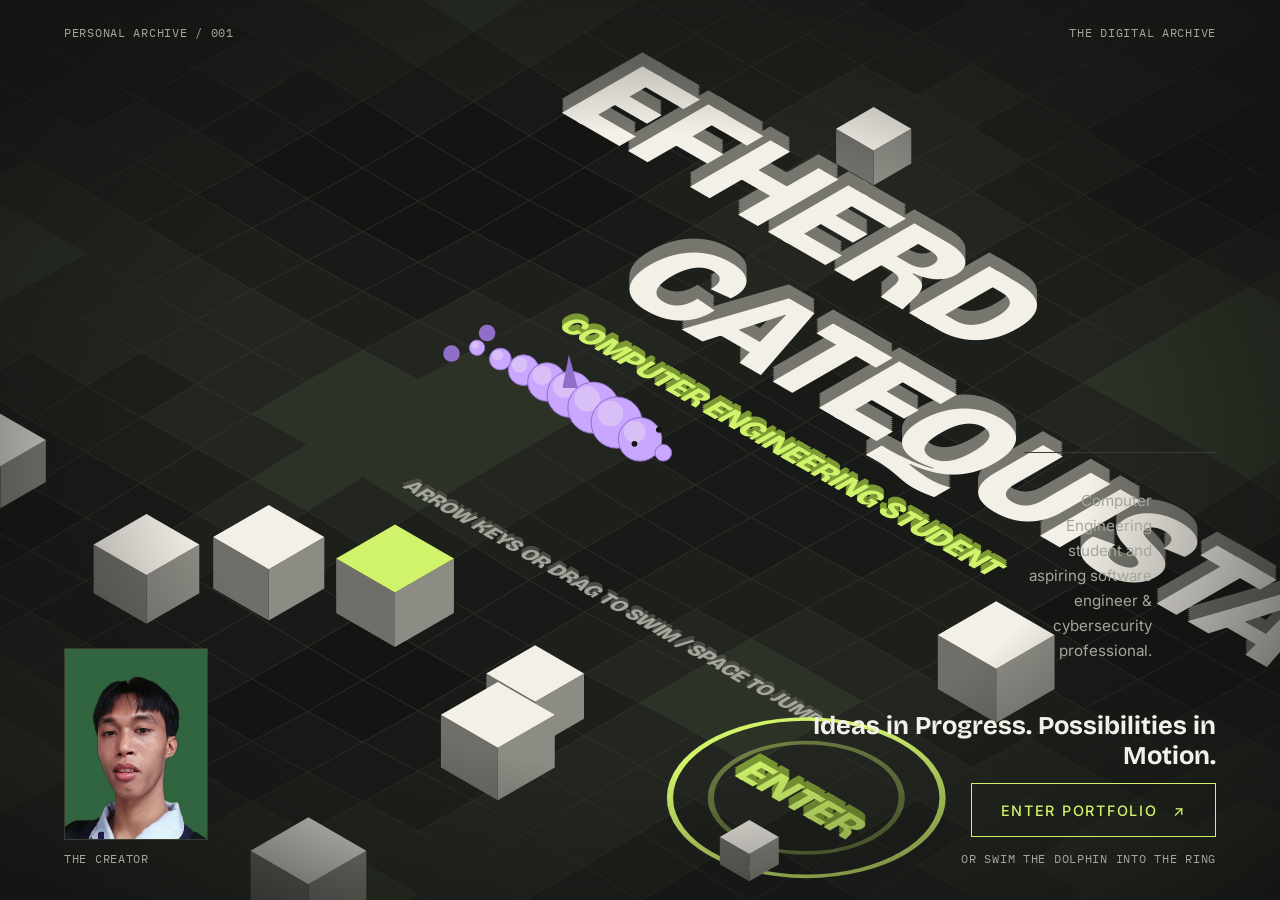
<file: index.html>
<!DOCTYPE html>
<html lang="en">
<head>
<meta charset="utf-8">
<meta name="viewport" content="width=device-width, initial-scale=1">
<title>EFHERD — The Digital Portfolio</title>
<meta name="description" content="Portfolio of a Computer Engineering student exploring software development, application design, and cybersecurity.">
<link rel="preconnect" href="https://fonts.googleapis.com">
<link rel="preconnect" href="https://fonts.gstatic.com" crossorigin>
<link href="https://fonts.googleapis.com/css2?family=Bricolage+Grotesque:opsz,wght@12..96,400;12..96,700;12..96,800&family=IBM+Plex+Mono:wght@400&family=Inter:wght@400;500&display=swap" rel="stylesheet">
<link rel="stylesheet" href="style.css">
</head>
<body class="entrance">
<a class="skip" href="#main">Skip to content</a>
<main id="main" class="world">
  <canvas id="world" aria-hidden="true"></canvas>
  <h1 class="sr">EFHERD — Computer Engineering student</h1>
  <div class="hud hud--top mono e"><span>PERSONAL ARCHIVE / 001</span><span>THE DIGITAL ARCHIVE</span></div>
  <figure class="hud hud--fig e" style="--d:.4s"><div id="profile-fig"></div><figcaption class="mono">THE CREATOR</figcaption></figure>
  <div class="hud hud--cta e" style="--d:.8s">
    <p class="role">Computer Engineering student and aspiring software engineer &amp; cybersecurity professional.</p>
    <p class="quote">Ideas in Progress. Possibilities in Motion.</p>
    <a class="enter" href="portfolio.html" data-transition>ENTER PORTFOLIO <i aria-hidden="true">↗</i></a>
    <p class="mono">OR SWIM THE DOLPHIN INTO THE RING</p>
  </div>
</main>
<div class="veil" aria-hidden="true"></div>
<script src="script.js"></script>
<script src="world.js"></script>
</body>
</html>
</file>
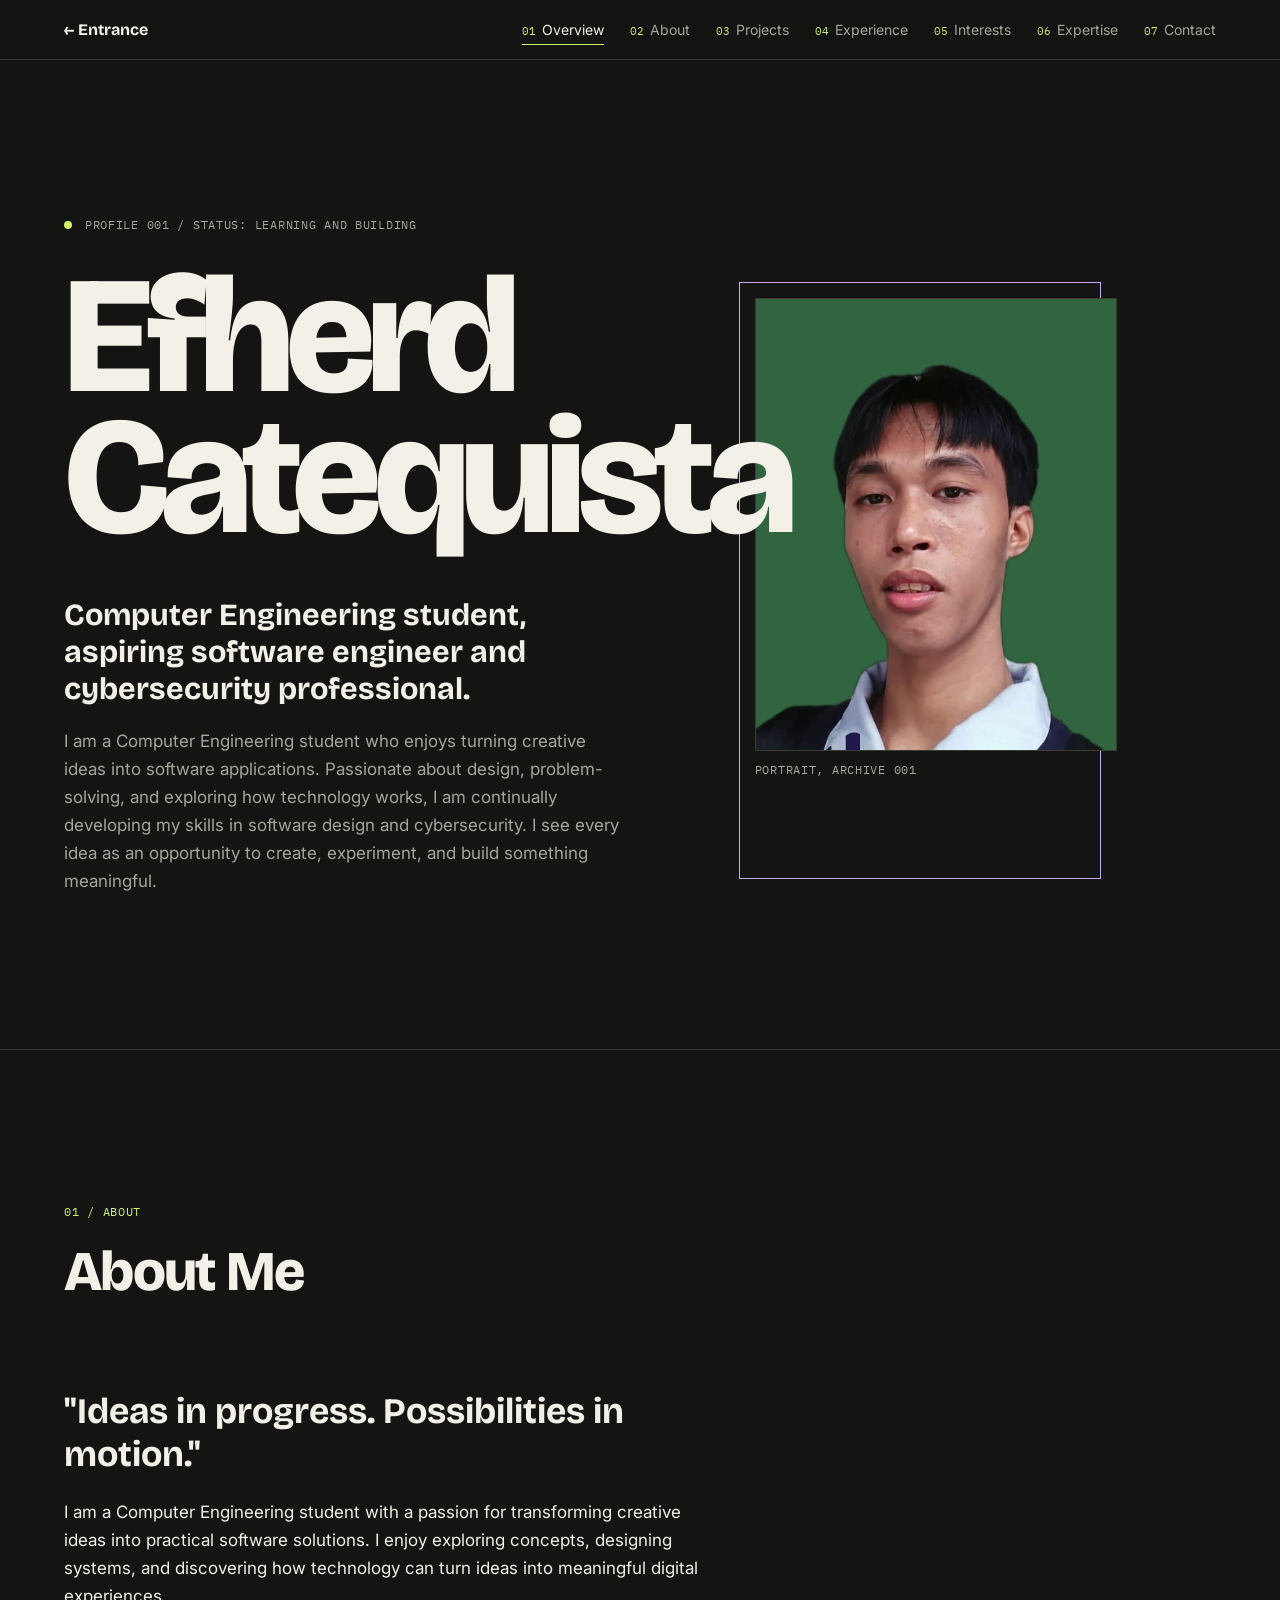
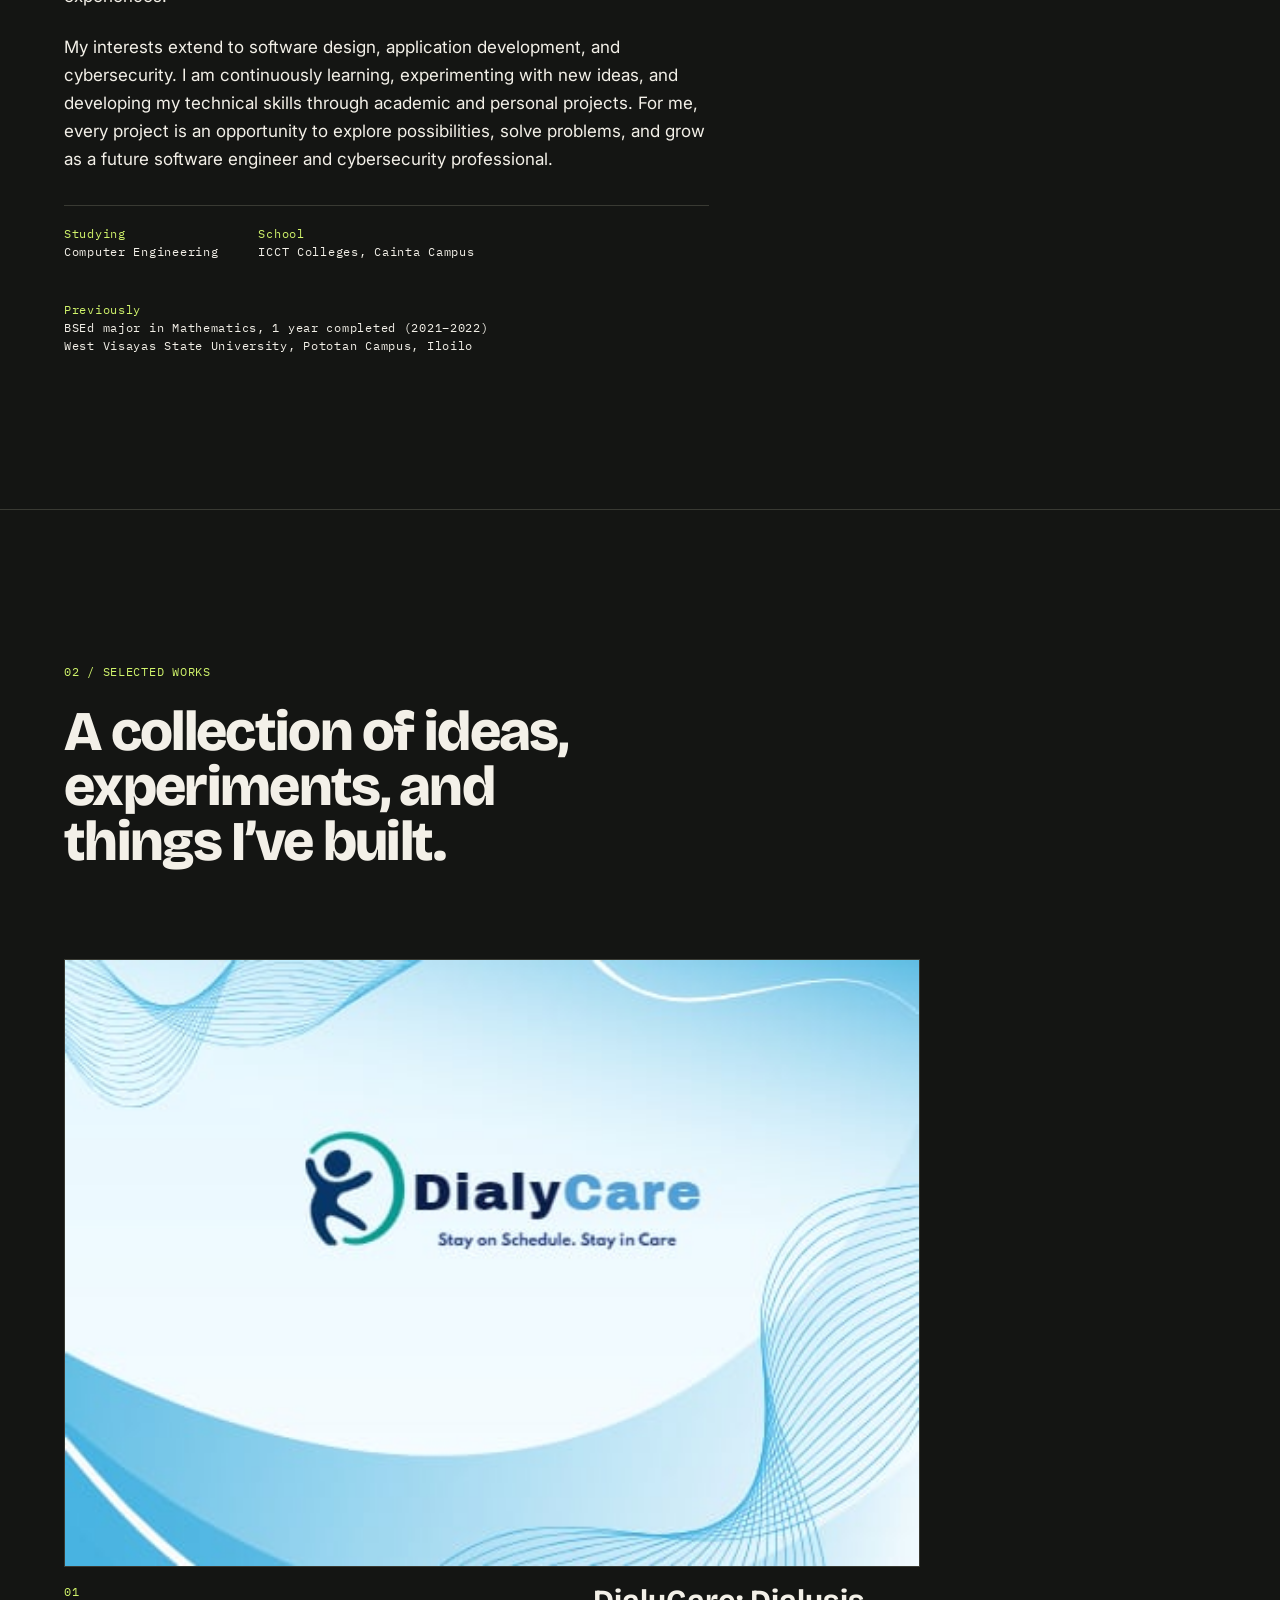
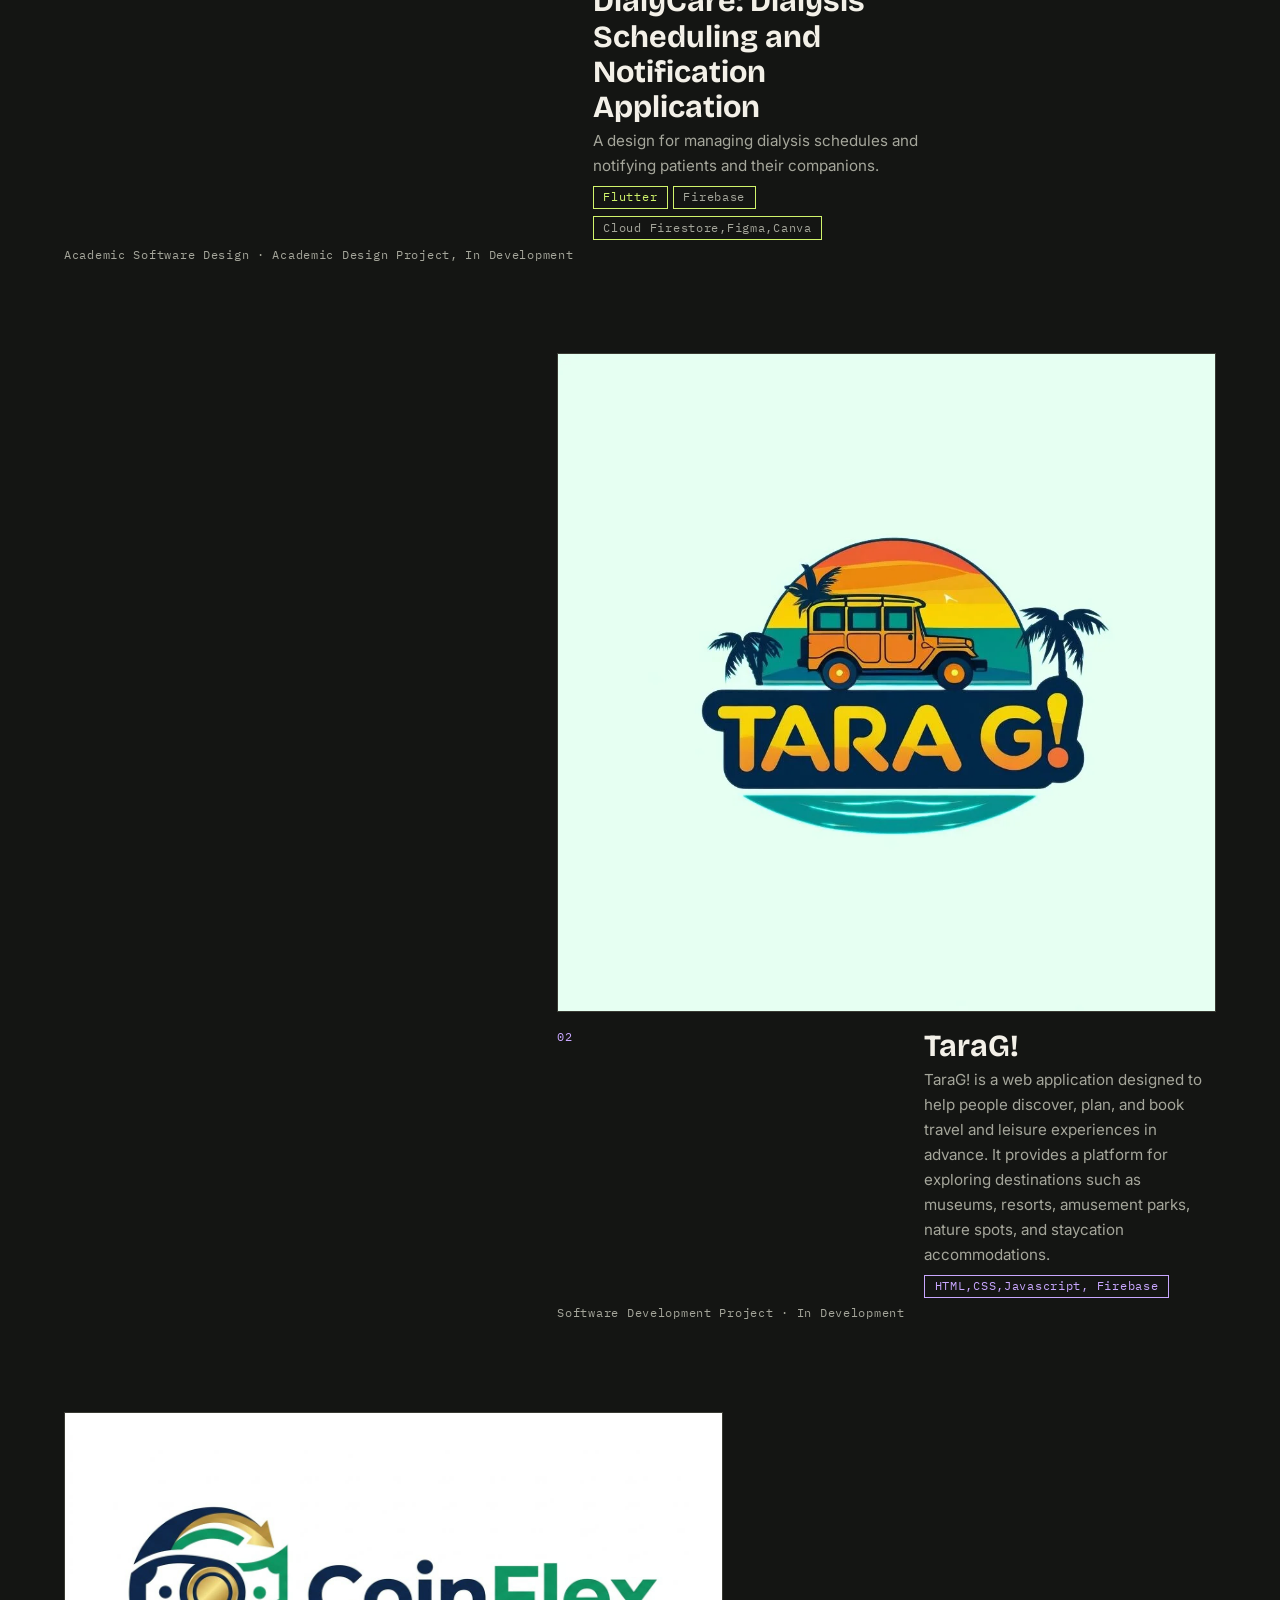
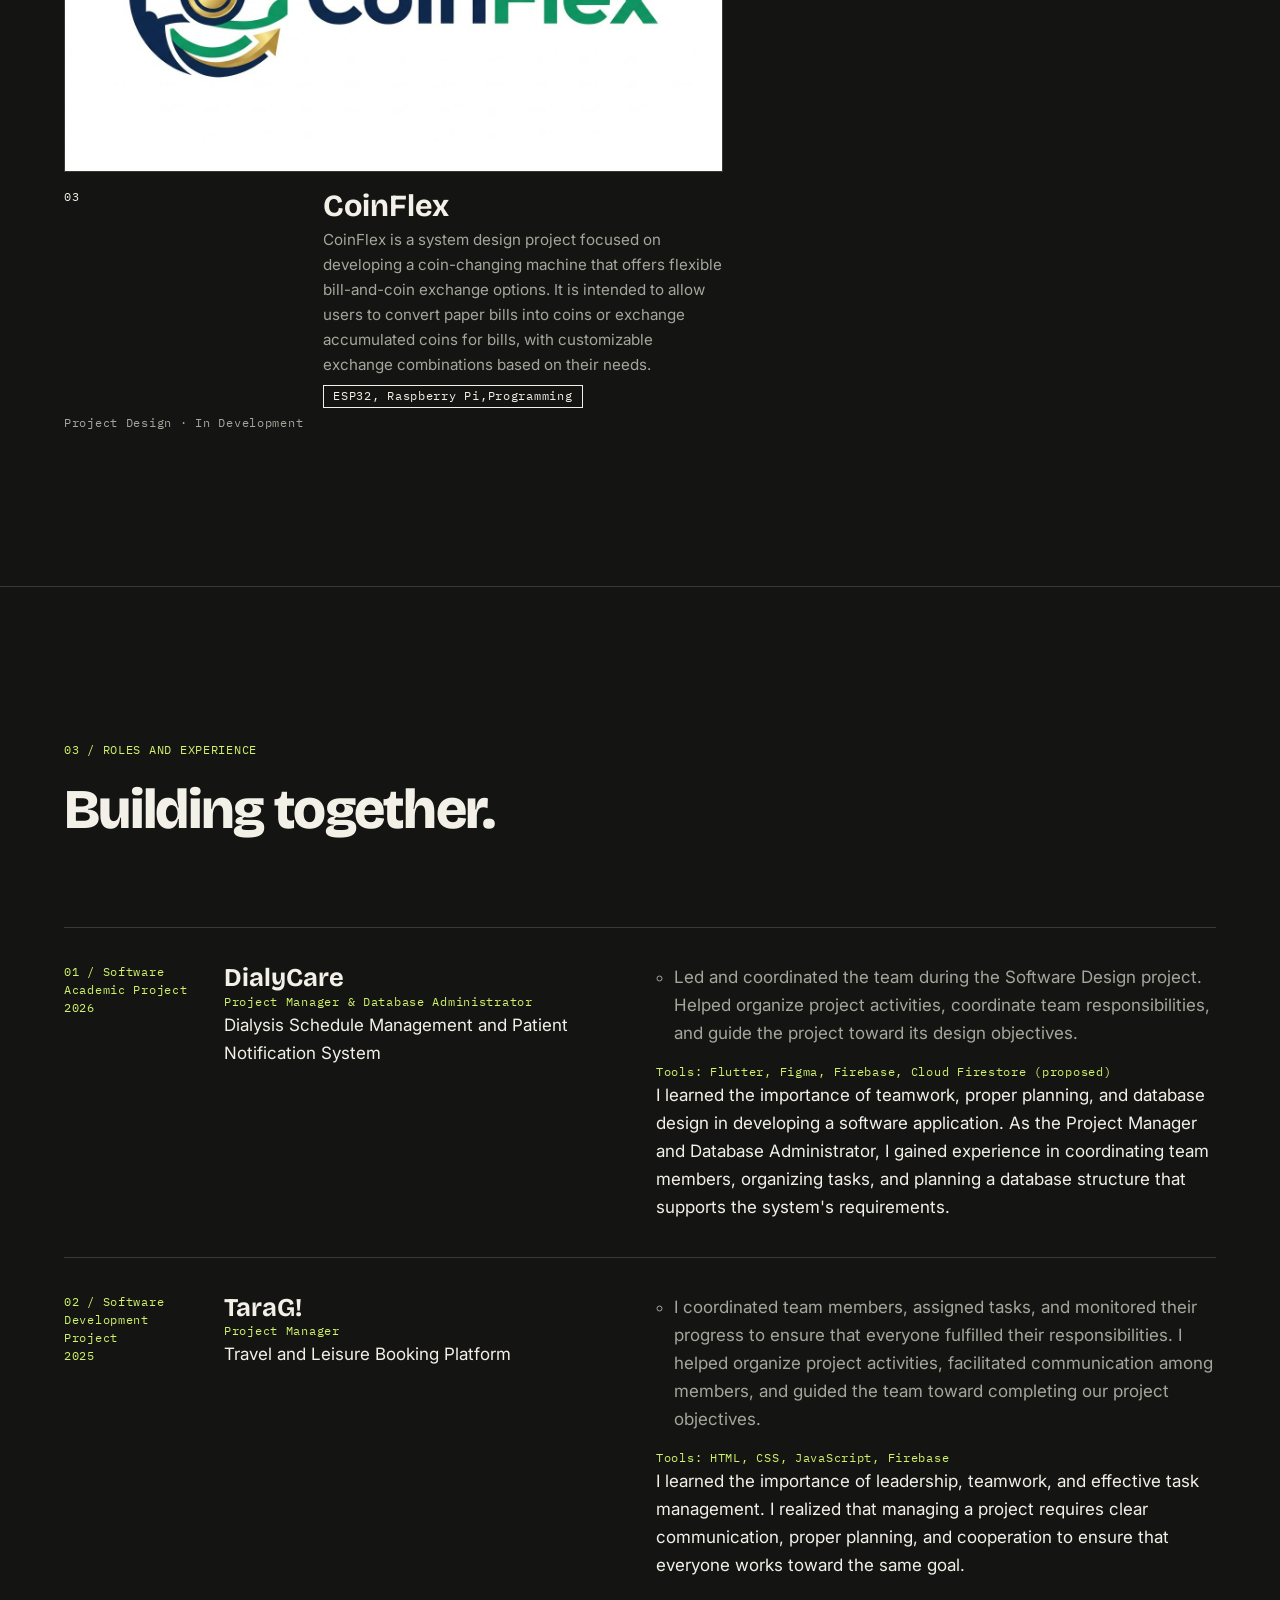
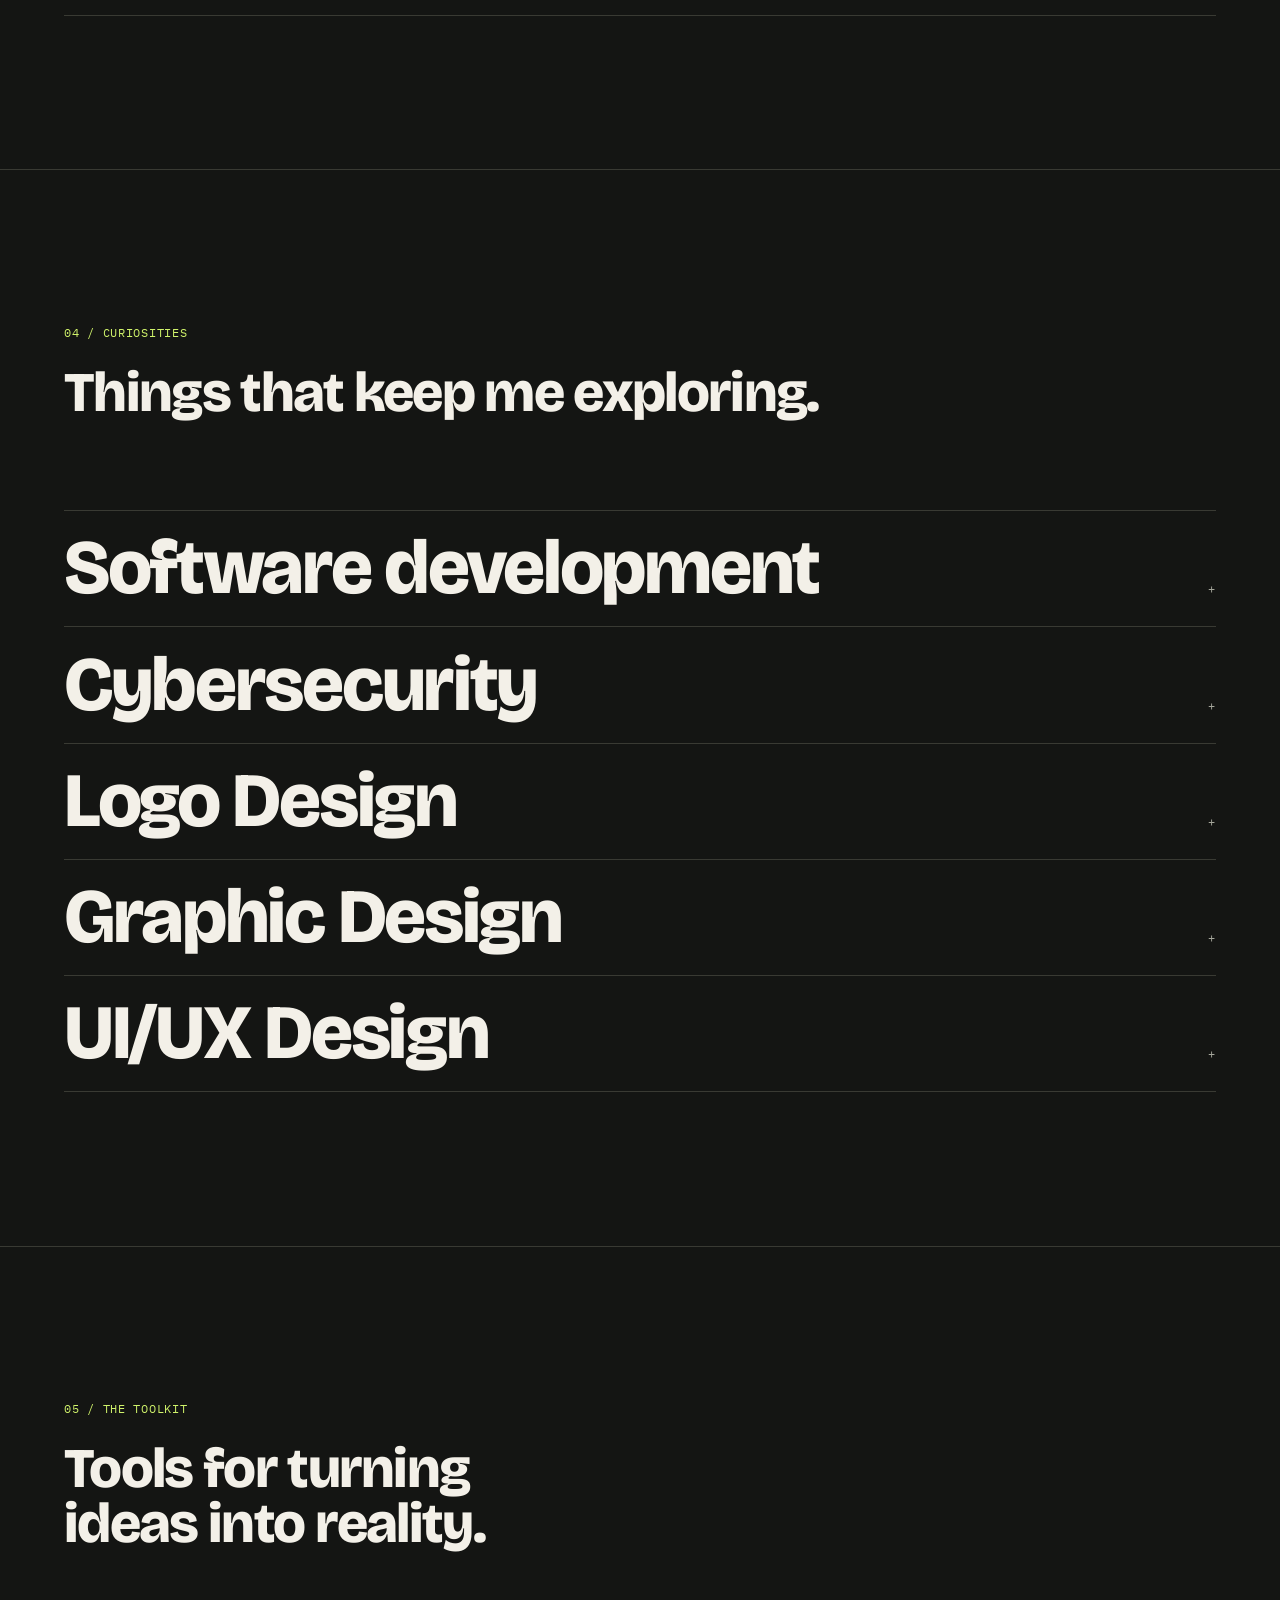
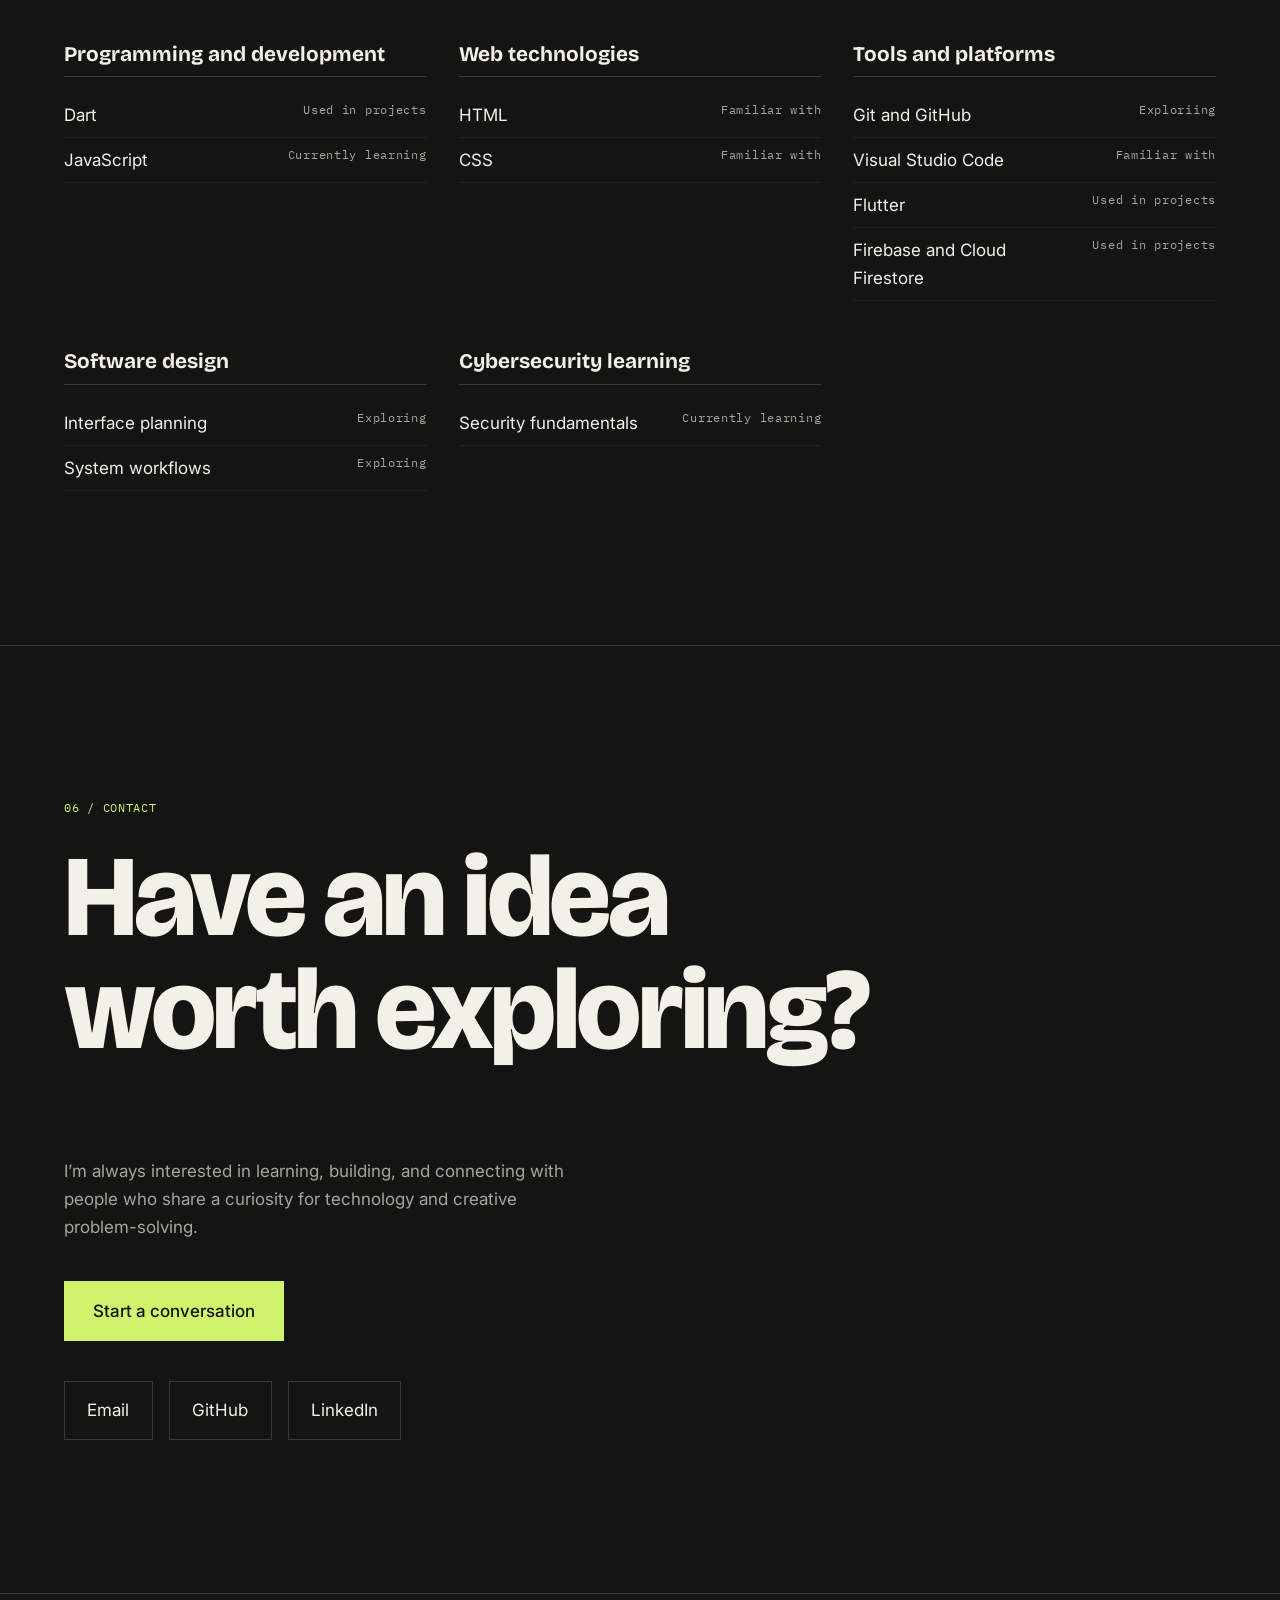
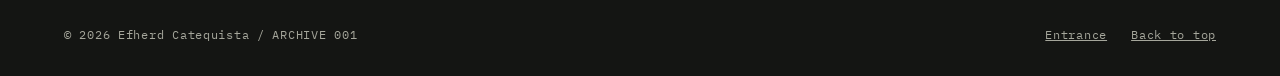
<file: portfolio.html>
<!DOCTYPE html>
<html lang="en">
<head>
<meta charset="utf-8">
<meta name="viewport" content="width=device-width, initial-scale=1">
<title>Portfolio — Efherd Catequista · The Digital Archive</title>
<meta name="description" content="Portfolio of a Computer Engineering student exploring software development, application design, and cybersecurity.">
<link rel="preconnect" href="https://fonts.googleapis.com">
<link rel="preconnect" href="https://fonts.gstatic.com" crossorigin>
<link href="https://fonts.googleapis.com/css2?family=Bricolage+Grotesque:opsz,wght@12..96,400;12..96,700;12..96,800&family=IBM+Plex+Mono:wght@400&family=Inter:wght@400;500&display=swap" rel="stylesheet">
<link rel="stylesheet" href="style.css">
</head>
<body class="page">
<a class="skip" href="#main">Skip to content</a>
<header id="site-nav" class="nav"></header>
<main id="main">
<section id="overview" class="section ov">
<p class="ov__meta mono"><i aria-hidden="true"></i>PROFILE 001 / STATUS: LEARNING AND BUILDING</p>
<h1 class="ov__title">Efherd<br>Catequista</h1>
<div class="ov__copy"><p class="ov__lead">Computer Engineering student, aspiring software engineer and cybersecurity professional.</p>
<p>I am a Computer Engineering student who enjoys turning creative ideas into software applications. Passionate about design, problem-solving, and exploring how technology works, I am continually developing my skills in software design and cybersecurity. I see every idea as an opportunity to create, experiment, and build something meaningful. </p></div>
<figure class="ov__fig"><div id="ov-fig"></div><figcaption class="mono">PORTRAIT, ARCHIVE 001</figcaption></figure>
</section>
<section id="about" class="section ">
<p class="label mono">01 / ABOUT</p>
<h2 class="display">About Me</h2>
<div class="about__grid"><div class="about__copy"><p class="about__big">"Ideas in progress. Possibilities in motion."</p>
<p>I am a Computer Engineering student with a passion for transforming creative ideas into practical software solutions. I enjoy exploring concepts, designing systems, and discovering how technology can turn ideas into meaningful digital experiences.</p>
<p>My interests extend to software design, application development, and cybersecurity. I am continuously learning, experimenting with new ideas, and developing my technical skills through academic and personal projects. For me, every project is an opportunity to explore possibilities, solve problems, and grow as a future software engineer and cybersecurity professional.</p></div>
<dl class="meta mono"><div><dt>Studying</dt><dd>Computer Engineering</dd></div><div><dt>School</dt><dd>ICCT Colleges, Cainta Campus</dd></div><div><dt>Previously</dt><dd>BSEd major in Mathematics, 1 year completed (2021–2022)<br>West Visayas State University, Pototan Campus, Iloilo</dd></div></dl></div>
</section>
<section id="projects" class="section ">
<p class="label mono">02 / SELECTED WORKS</p>
<h2 class="display">A collection of ideas, experiments, and things I’ve built.</h2>
<div id="gallery" class="gallery"></div>
</section>
<section id="experience" class="section ">
<p class="label mono">03 / ROLES AND EXPERIENCE</p>
<h2 class="display">Building together.</h2>
<ol id="roles" class="roles"></ol>
</section>
<section id="interests" class="section ">
<p class="label mono">04 / CURIOSITIES</p>
<h2 class="display">Things that keep me exploring.</h2>
<div id="interest-list" class="interests"></div>
</section>
<section id="expertise" class="section ">
<p class="label mono">05 / THE TOOLKIT</p>
<h2 class="display">Tools for turning ideas into reality.</h2>
<div id="skill-list" class="skills"></div>
</section>
<section id="contact" class="section contact">
<p class="label mono">06 / CONTACT</p>
<h2 class="display display--xl">Have an idea worth exploring?</h2>
<p class="contact__text">I’m always interested in learning, building, and connecting with people who share a curiosity for technology and creative problem-solving.</p>
<a class="btn" id="contact-main" href="#contact">Start a conversation</a>
<ul id="contact-list" class="contact__links"></ul>
</section>
</main>
<footer id="site-footer" class="footer mono"></footer>
<dialog id="case" class="case" aria-labelledby="case-title"><button class="case__close" id="case-close">Back to gallery</button><div id="case-body"></div></dialog>
<script src="script.js"></script>
</body>
</html>
</file>
<file: style.css>
/* ===== Design tokens ===== */
:root{--bg:#141513;--bg2:#20211D;--text:#F3F0E8;--muted:#A5A69B;--accent:#D0F36B;--accent2:#C9A7FF;--line:#393A33;
--display:'Bricolage Grotesque',system-ui,sans-serif;--body:'Inter',system-ui,sans-serif;--mono:'IBM Plex Mono',ui-monospace,monospace;
--pad:clamp(1.25rem,5vw,5rem)}
*{box-sizing:border-box;margin:0}
html{scroll-behavior:smooth;scroll-padding-top:4rem}
body{background:var(--bg);color:var(--text);font:400 1.0625rem/1.65 var(--body);overflow-x:hidden}
img{max-width:100%;display:block}
a{color:inherit}
:focus-visible{outline:2px solid var(--accent);outline-offset:3px}
.skip{position:absolute;left:-999px}.skip:focus{left:1rem;top:1rem;background:var(--accent);color:#141513;padding:.5rem 1rem;z-index:99}
.mono{font:400 .75rem/1.5 var(--mono);letter-spacing:.06em;color:var(--muted)}
.display{font:800 clamp(2.4rem,6.5vw,6rem)/.98 var(--display);letter-spacing:-.03em;max-width:16ch;text-wrap:balance}
.display--xl{font-size:clamp(3rem,9vw,8.5rem);max-width:12ch}
.label{margin-bottom:1.5rem;color:var(--accent)}
.section{padding:clamp(5rem,12vw,10rem) var(--pad);border-top:1px solid var(--line)}
.section>.display{margin-bottom:clamp(3rem,7vw,6rem);font-size:clamp(2.2rem,5vw,3.5rem);max-width:22ch}
.section>.display--xl{font-size:clamp(3rem,9vw,8rem);max-width:12ch}

/* Nav */
.nav{position:fixed;inset:0 0 auto;z-index:50;display:flex;justify-content:space-between;align-items:center;padding:.9rem var(--pad);background:rgba(20,21,19,.92);border-bottom:1px solid var(--line)}
.nav__brand{font:700 1rem var(--display);text-decoration:none}
.nav__menu{display:flex;gap:1.6rem;font-size:.875rem}
.nav__menu a{text-decoration:none;color:var(--muted);padding:.2rem 0;border-bottom:1px solid transparent;transition:color .2s,border-color .2s}
.nav__menu a:hover,.nav__menu a.active{color:var(--text);border-color:var(--accent)}
.nav__toggle{display:none;background:none;color:var(--text);border:1px solid var(--line);padding:.5rem 1rem;font:inherit;cursor:pointer}

/* Hero */
.btn{display:inline-block;background:var(--accent);color:#141513;font-weight:500;padding:1rem 1.8rem;text-decoration:none;position:relative;overflow:hidden;transition:transform .25s}
.btn:hover{transform:translate(-3px,-3px);box-shadow:3px 3px 0 var(--text)}
.link{text-decoration:none;border-bottom:1px solid var(--line);padding-bottom:2px;transition:border-color .2s}
.link:hover{border-color:var(--accent)}
@keyframes rise{from{opacity:0;transform:translateY(40px)}}
@keyframes fade{from{opacity:0}}

/* Figures & placeholders */
.fig{position:relative;border:1px solid var(--line);background:var(--bg2);overflow:hidden}
.fig img{width:100%;height:100%;object-fit:cover;transition:transform .6s}
.fig:hover img{transform:scale(1.04)}
.fig--portrait{aspect-ratio:4/5}.fig--wide{aspect-ratio:16/10}.fig--tall{aspect-ratio:3/4}.fig--sq{aspect-ratio:1}
.ph{position:absolute;inset:0;display:flex;flex-direction:column;justify-content:center;align-items:center;gap:.4rem;text-align:center;padding:1rem;border:1px dashed var(--line);margin:.6rem;inset:0}
.ph b{font:700 1rem var(--display);color:var(--text)}

/* About */
.about__grid{display:grid;grid-template-columns:repeat(12,1fr);gap:2rem var(--pad)}
.about__copy{grid-column:1/8;display:grid;gap:1.4rem;max-width:62ch}
.about__big{font:700 clamp(1.5rem,2.8vw,2.4rem)/1.2 var(--display)}
.about__grid figure{grid-column:9/13;margin-top:4rem}
.meta{grid-column:1/8;display:flex;gap:2.5rem;flex-wrap:wrap;border-top:1px solid var(--line);padding-top:1.2rem}
.meta dt{color:var(--accent)}.meta dd{color:var(--text)}

/* Gallery: deliberately uneven placement */
.gallery{display:grid;grid-template-columns:repeat(12,1fr);gap:clamp(3rem,7vw,6rem) 2rem}
.piece{cursor:pointer;background:none;border:0;color:inherit;text-align:left;font:inherit;padding:0}
.piece:nth-child(1){grid-column:1/10}
.piece:nth-child(2){grid-column:6/13}
.piece:nth-child(3){grid-column:1/8}
.piece:nth-child(n+4){grid-column:span 6}
.piece__cap{display:grid;grid-template-columns:auto 1fr;gap:.2rem 1.2rem;margin-top:1rem}
.piece__cap .mono:first-child{color:var(--accent);grid-row:span 3}
.piece h3{font:700 clamp(1.3rem,2.4vw,2rem)/1.15 var(--display)}
.piece p{color:var(--muted);font-size:.95rem;max-width:52ch}
.piece .tag,.piece__cap .mono:first-child{border-color:var(--pc,var(--accent))}.piece__cap .mono:first-child{color:var(--pc,var(--accent))}
.piece:hover h3{text-decoration:underline;text-decoration-color:var(--accent);text-underline-offset:6px}
.tag{display:inline-block;border:1px solid var(--line);padding:.1rem .6rem;margin:.2rem .3rem .2rem 0}

/* Roles */
.roles{list-style:none;padding:0}
.role{display:grid;grid-template-columns:8rem 1fr 1.4fr;gap:2rem;padding:2.2rem 0;border-top:1px solid var(--line)}
.role:last-child{border-bottom:1px solid var(--line)}
.role h3{font:700 1.6rem/1.15 var(--display)}
.role ul{padding-left:1.1rem;color:var(--muted)}
.role .mono{color:var(--accent)}

/* Interests */
.interests{border-top:1px solid var(--line)}
.int{border-bottom:1px solid var(--line)}
.int button{all:unset;box-sizing:border-box;width:100%;cursor:pointer;display:flex;justify-content:space-between;align-items:baseline;padding:1.2rem 0;font:800 clamp(2rem,6vw,5rem)/1 var(--display);letter-spacing:-.03em;transition:color .2s,padding .3s}
.int button:hover,.int button[aria-expanded=true]{color:var(--accent);padding-left:1rem}
.int button:focus-visible{outline:2px solid var(--accent)}
.int .mono{font-weight:400;letter-spacing:.06em}
.int p{max-height:0;overflow:hidden;color:var(--muted);max-width:60ch;transition:max-height .4s,padding .4s}
.int button[aria-expanded=true]+p{max-height:12rem;padding-bottom:1.4rem}

/* Skills */
.skills{display:grid;grid-template-columns:repeat(3,1fr);gap:3rem 2rem}
.skills h3{font:700 1.3rem var(--display);border-bottom:1px solid var(--line);padding-bottom:.6rem;margin-bottom:1rem}
.skills .mono{display:block}
.skills ul{list-style:none;padding:0}
.skills li{display:flex;justify-content:space-between;gap:1rem;padding:.5rem 0;border-bottom:1px solid var(--bg2);transition:padding .2s,color .2s}
.skills li:hover{padding-left:.5rem;color:var(--accent)}
.lvl{white-space:nowrap}

/* Contact */
.contact__text{max-width:48ch;color:var(--muted);margin:2.5rem 0}
.contact__links{list-style:none;padding:0;display:flex;flex-wrap:wrap;gap:1rem}
.contact__links a{display:block;border:1px solid var(--line);padding:.9rem 1.4rem;text-decoration:none;transition:background .2s,color .2s,border-color .2s}
.contact__links a:hover{background:var(--accent);color:#141513;border-color:var(--accent)}
.footer{display:flex;justify-content:space-between;flex-wrap:wrap;gap:1rem;padding:2rem var(--pad);border-top:1px solid var(--line)}
.footer nav{display:flex;gap:1.5rem}

/* Case study */
.case{width:min(1000px,94vw);max-height:92vh;background:var(--bg);color:var(--text);border:1px solid var(--line);padding:clamp(1.2rem,4vw,3rem);overflow:auto}
.case::backdrop{background:rgba(0,0,0,.8)}
.case[open]{animation:fade .3s}
.case__close{position:sticky;top:0;float:right;background:var(--accent);color:#141513;border:0;padding:.6rem 1.1rem;font:500 .9rem var(--body);cursor:pointer}
.case h2{font:800 clamp(2rem,5vw,3.6rem)/1 var(--display);letter-spacing:-.03em;margin:.8rem 0 1.5rem;max-width:18ch}
.case h4{font:400 .75rem var(--mono);color:var(--accent);margin:2rem 0 .4rem;letter-spacing:.06em}
.case ul{padding-left:1.1rem}.case p,.case li{color:var(--muted);max-width:68ch}
.case .figs{display:grid;grid-template-columns:repeat(3,1fr);gap:1rem;margin-top:2rem}

/* Scroll reveal: one gentle fade, only for the gallery items */
.reveal{opacity:0;transition:opacity .8s}.reveal.in{opacity:1}

/* Tablet & mobile */
@media(max-width:900px){
 .nav__toggle{display:block}
 .nav__menu{position:fixed;inset:3.6rem 0 auto;flex-direction:column;gap:0;background:var(--bg);border-bottom:1px solid var(--line);display:none}
 .nav__menu.open{display:flex}.nav__menu a{padding:1rem var(--pad);border-bottom:1px solid var(--line)}
 .about__copy,.about__grid figure,.meta{grid-column:1/-1}.about__grid figure{margin-top:0;max-width:24rem}
 .gallery{display:flex;flex-direction:column}.piece{width:100%!important}.piece:nth-child(even){width:82%!important;align-self:flex-end}
 .role{grid-template-columns:1fr;gap:.8rem}
 .skills{grid-template-columns:1fr}.case .figs{grid-template-columns:1fr}
}
@media(prefers-reduced-motion:reduce){html{scroll-behavior:auto}*,*::before,*::after{animation:none!important;transition:none!important}.reveal{opacity:1}}

figure figcaption{margin-top:.6rem}
.nav__menu a span{color:var(--accent);margin-right:.4rem;font:400 .7rem var(--mono)}
.nav__menu a[aria-current=page]{color:var(--text);border-color:var(--accent)}
.page main{padding-top:4.5rem;animation:fade .5s}
.page .section:first-child{border-top:0}
.about__grid .tall{margin-top:4rem}

/* ===== Entrance ===== */
.entrance{overflow:hidden}
.e{animation:rise .8s var(--d,0s) cubic-bezier(.2,.7,.2,1) both}
.enter{display:inline-flex;gap:1rem;align-items:center;padding:1.1rem 1.8rem;border:1px solid var(--accent);color:var(--accent);font:500 .9rem var(--body);letter-spacing:.12em;text-transform:uppercase;text-decoration:none;position:relative;overflow:hidden;isolation:isolate;transition:color .3s}
.enter::before{content:"";position:absolute;inset:0;background:var(--accent);transform:translateX(-101%);transition:transform .4s cubic-bezier(.2,.7,.2,1);z-index:-1}
.enter:hover,.enter:focus-visible{color:#141513}.enter:hover::before,.enter:focus-visible::before{transform:none}
.enter i{font-style:normal;transition:transform .3s}.enter:hover i{transform:translate(4px,-4px)}
.enter{animation:rise .8s 1.3s both,ring 1.6s 2.2s 2 ease-out}
@keyframes ring{from{box-shadow:0 0 0 0 rgba(208,243,107,.45)}to{box-shadow:0 0 0 18px rgba(208,243,107,0)}}
.veil{position:fixed;inset:0;background:var(--bg);opacity:0;pointer-events:none;transition:opacity .4s;z-index:90}
.leaving .veil{opacity:1}
.veil::after{content:"";position:absolute;left:0;right:0;top:50%;height:1px;background:var(--accent);transform:scaleX(0);transform-origin:left;transition:transform .45s cubic-bezier(.7,0,.2,1)}
.leaving .veil::after{transform:scaleX(1)}
.veil.on{opacity:1;transition:none}.veil.on::after{transform:scaleX(1);transform-origin:right;transition:none}
@media(max-width:900px){
 .about__grid .tall{margin-top:0}
}

/* Entrance additions */
/* Portfolio overview */
.ov{display:grid;grid-template-columns:repeat(12,1fr);gap:0 2rem;padding-top:clamp(7rem,12vw,9rem)!important}
.ov__meta{grid-column:1/-1;display:flex;gap:.8rem;align-items:center;margin-bottom:2rem}
.ov__meta i{width:8px;height:8px;border-radius:50%;background:var(--accent)}
.ov__title{grid-column:1/-1;grid-row:2;position:relative;z-index:2;font:800 clamp(3.6rem,13vw,11rem)/.85 var(--display);letter-spacing:-.05em}
.ov__copy{grid-column:1/7;grid-row:3;margin-top:3rem;display:grid;gap:1.2rem;max-width:52ch}
.ov__lead{font:700 clamp(1.3rem,2.4vw,2rem)/1.2 var(--display)}
.ov__copy p:last-child{color:var(--muted)}
.ov__fig{grid-column:8/12;grid-row:2/4;position:relative;margin-top:2rem}
.ov__fig::before{content:"";position:absolute;inset:-1rem 1rem 1rem -1rem;border:1px solid var(--accent2)}
.ov__fig .fig{position:relative;aspect-ratio:4/5}
.contact .btn{margin-bottom:2rem}

/* Entrance: ambient motion + click-anywhere */

/* Whale and water */

/* Entrance world */
.entrance{overflow:hidden!important}
.world{position:fixed;inset:0}
#world{position:absolute;inset:0;width:100%;height:100%;touch-action:none;cursor:grab}
#world:active{cursor:grabbing}
.world::after{content:"";position:absolute;inset:0;pointer-events:none;background:radial-gradient(ellipse at center,transparent 50%,var(--bg) 100%)}
.hud{position:absolute;z-index:2;pointer-events:none}
.hud--top{inset:1.5rem var(--pad) auto;display:flex;justify-content:space-between}
.hud--fig{left:var(--pad);bottom:2rem;width:min(9rem,28vw)}
.hud--fig .fig{aspect-ratio:3/4}
.hud--cta{right:var(--pad);bottom:2rem;max-width:26rem;text-align:right;display:grid;gap:.8rem;justify-items:end}
.hud--cta .enter{pointer-events:auto}
.hud .role{color:var(--muted);font-size:.95rem}
.hud .quote{font:700 clamp(1.1rem,2vw,1.6rem)/1.15 var(--display)}
.sr{position:absolute;width:1px;height:1px;overflow:hidden;clip:rect(0 0 0 0)}
@media(max-width:700px){.hud .role{display:none}.hud--cta{max-width:calc(100% - 34vw - 2*var(--pad))}}

/* Once a picture loads, the frame takes its natural shape so nothing is cropped */
.fig.fit{aspect-ratio:auto}
.fig.fit img{height:auto;object-fit:contain}

/* Project and screenshot frames never crop: the frame follows the picture's own shape */
.fig:not(.fig--portrait){aspect-ratio:auto}
.fig:not(.fig--portrait):has(.ph){min-height:14rem}
.fig:not(.fig--portrait) img{display:block;width:100%;height:auto;object-fit:contain}

/* DialyCare panel: portrait phone screenshot on the left, the other two stacked on the right */
.case .figs{grid-template-columns:5fr 7fr;align-items:start}
.case .figs .fig:first-child{grid-row:span 2}
@media(max-width:700px){.case .figs{grid-template-columns:1fr}.case .figs .fig:first-child{grid-row:auto}}

/* DialyCare panel, version 3 (search "version 3" to confirm this file is the new one):
   each picture is sized by its own shape, so pictures in a row are the same height and no frame has empty space */
.case .figs{display:flex;flex-wrap:wrap;gap:1rem;align-items:flex-start}
.case .figs .fig{flex:var(--r,1) 1 0;min-width:0}
.case .figs .fig:nth-child(3){flex:0 0 min(100%,34rem)}
@media(max-width:700px){.case .figs .fig,.case .figs .fig:nth-child(3){flex:1 1 100%}}
</file>
